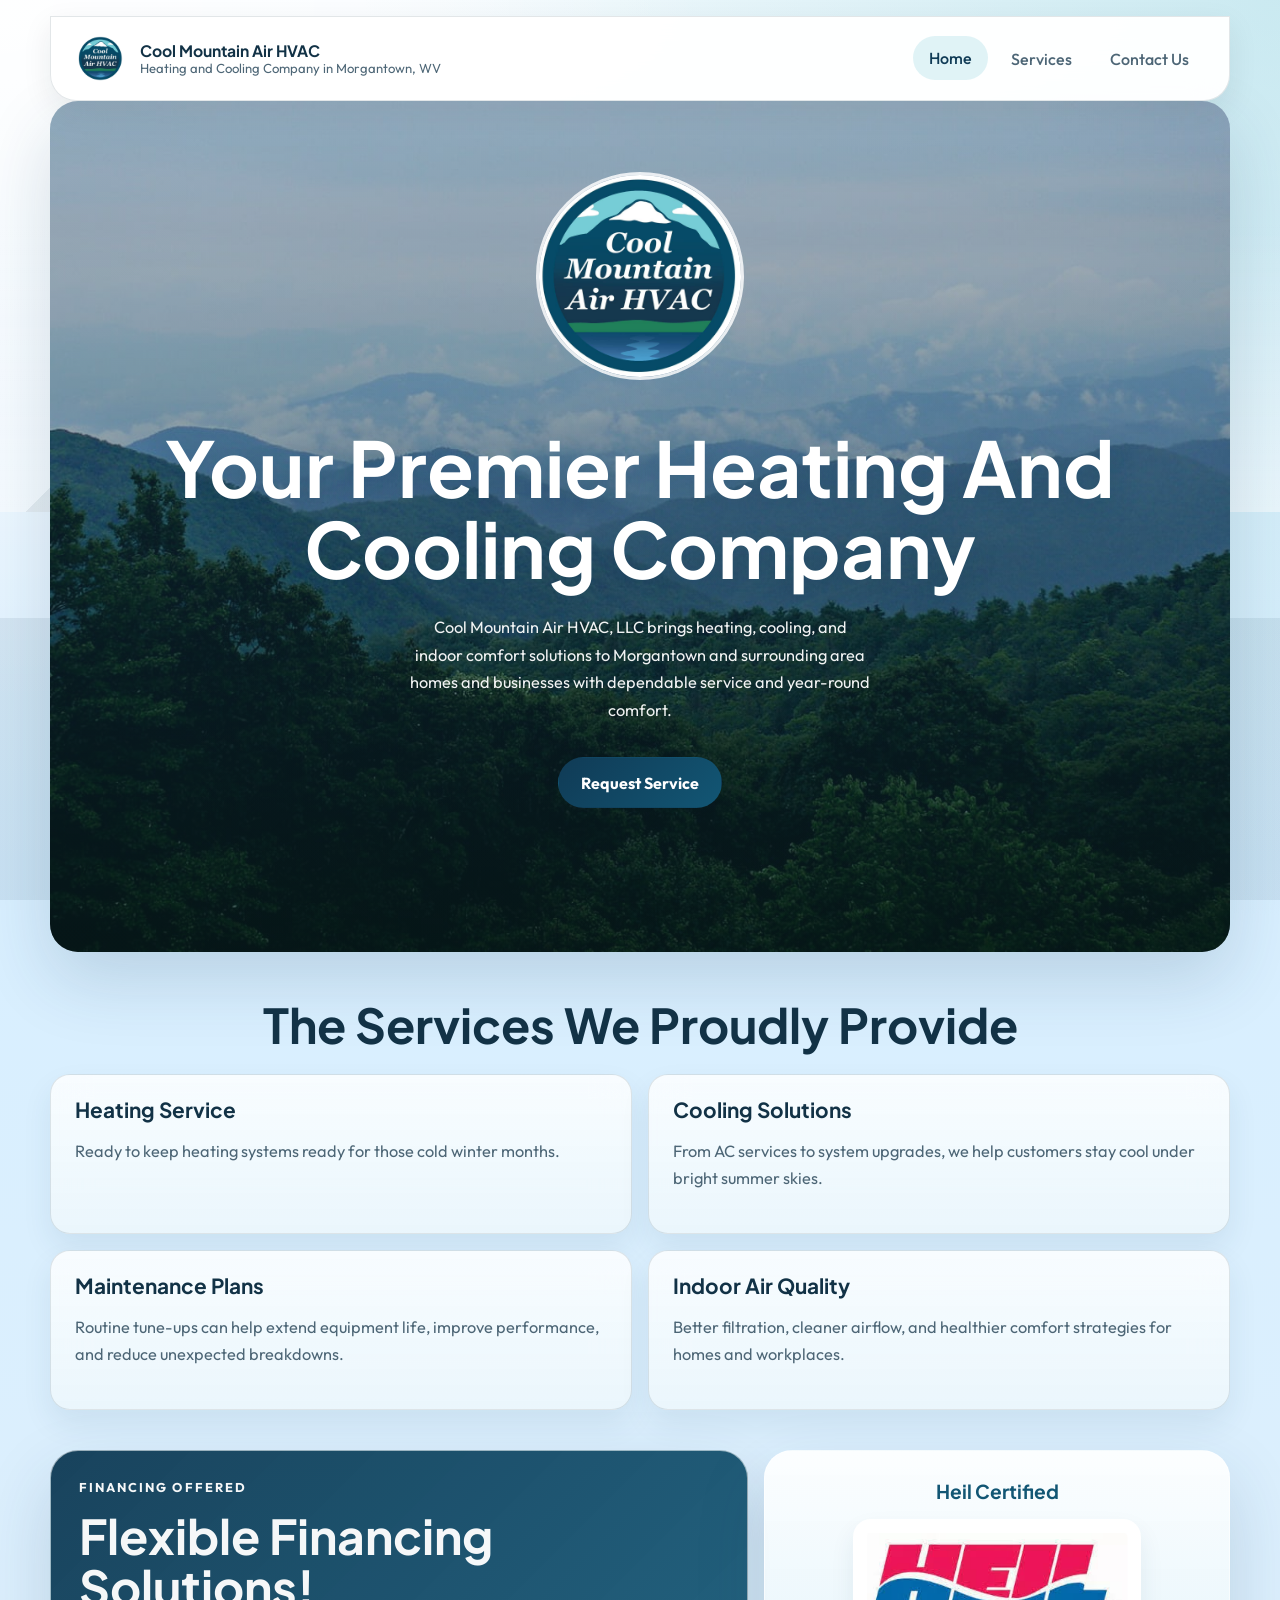
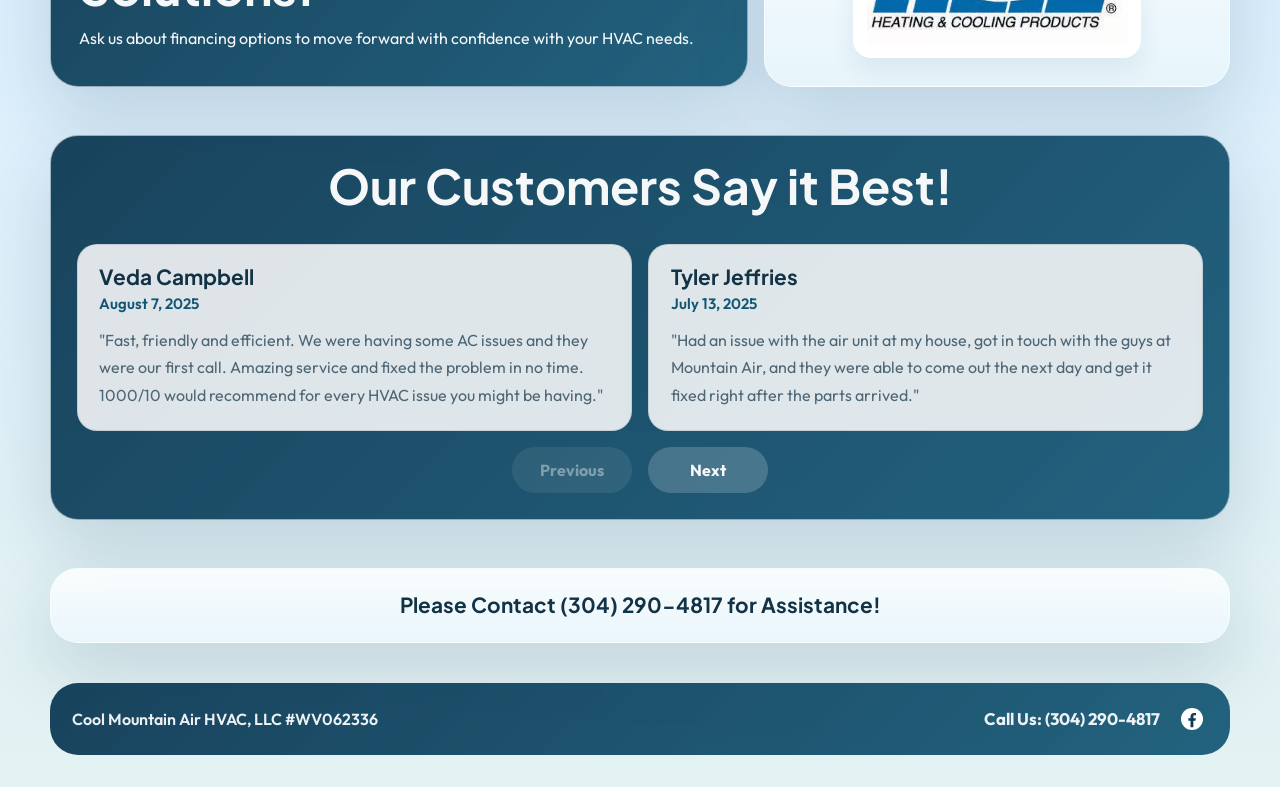
<file: index.html>
<!DOCTYPE html>
<html lang="en">
  <head>
    <meta charset="UTF-8" />
    <meta name="viewport" content="width=device-width, initial-scale=1.0" />
    <title>Cool Mountain Air HVAC</title>
    <meta
      name="description"
      content="Cool Mountain Air HVAC, LLC is an HVAC company serving Morgantown, West Virginia with dependable heating, cooling, and indoor comfort solutions."
    />
    <link rel="preconnect" href="https://fonts.googleapis.com" />
    <link rel="preconnect" href="https://fonts.gstatic.com" crossorigin />
    <link
      href="https://fonts.googleapis.com/css2?family=Outfit:wght@300;400;500;600;700&family=Plus+Jakarta+Sans:wght@500;600;700;800&display=swap"
      rel="stylesheet"
    />
    <link rel="stylesheet" href="styles.css" />
    <script src="script.js" defer></script>
  </head>
  <body>
    <div class="site-shell">
      <header class="topbar">
        <a class="brand" href="#home">
          <img class="brand-logo-top" src="cool-mountain-air-logo.jpg" alt="Cool Mountain Air HVAC, LLC logo" />
          <span>
            <strong>Cool Mountain Air HVAC</strong>
            <small>Heating and Cooling Company in Morgantown, WV</small> 
          </span>
        </a>
        <button class="menu-toggle" type="button" aria-expanded="false" aria-controls="site-nav">
          Menu
        </button>
        <nav id="site-nav" class="site-nav">
          <a class="active" href="#home">Home</a>
          <a href="#services">Services</a>
          <a href="#contact">Contact Us</a>
        </nav>
      </header>

      <main>
        <section id="home" class="hero anchor-section">
          <div class="hero-copy">
            <div class="flex-container">
              <img class="brand-logo" src="cool-mountain-air-logo.jpg" alt="Cool Mountain Air HVAC, LLC logo" />
            </div>
            <h1>Your Premier Heating And Cooling Company</h1>
            <p class="lead">
              Cool Mountain Air HVAC, LLC brings heating, cooling, and indoor comfort solutions to
              Morgantown and surrounding area homes and businesses with dependable service and year-round comfort.
            </p>
            <div class="hero-actions">
              <a class="button button-primary" href="#contact">Request Service</a>
            </div>
          </div>
        </section>

        <section id="services" class="services anchor-section">
          <div class="section-heading">
            <h2>The Services We Proudly Provide</h2>
          </div>
          <div class="service-grid">
            <article class="service-card">
              <h3>Heating Service</h3>
              <p>
                Ready to keep heating systems ready for those cold winter months.
              </p>
            </article>
            <article class="service-card">
              <h3>Cooling Solutions</h3>
              <p>
                From AC services to system upgrades, we help customers stay cool under bright summer
                skies.
              </p>
            </article>
            <article class="service-card">
              <h3>Maintenance Plans</h3>
              <p>
                Routine tune-ups can help extend equipment life, improve performance, and reduce
                unexpected breakdowns.
              </p>
            </article>
            <article class="service-card">
              <h3>Indoor Air Quality</h3>
              <p>
                Better filtration, cleaner airflow, and healthier comfort strategies for homes and
                workplaces.
              </p>
            </article>
          </div>
        </section>

        <section class="financing-section">
          <div class="financing-copy">
            <p class="eyebrow">Financing Offered</p>
            <h2>Flexible Financing Solutions!</h2>
            <p>
              Ask us about financing options to move forward with confidence with your HVAC needs.
            </p>
          </div>
          <div class="heil-badge">
            <p class="heil-label">Heil Certified</p>
            <img src="heil-products.jpg" alt="Heil Heating and Cooling Products logo" />
          </div>
        </section>

        <section class="single-section anchor-section">
          <section class="values-panel">
            <div class="section-heading">
              <h2>Our Customers Say it Best!</h2>
            </div>
            <div class="review-carousel" data-review-carousel>
              <div class="review-window">
                <div class="review-track" data-review-track>
                  <article class="review-card">
                    <h3>Veda Campbell</h3>
                    <p class="review-meta">August 7, 2025</p>
                    <p>
                      "Fast, friendly and efficient. We were having some AC issues and they were our
                      first call. Amazing service and fixed the problem in no time. 1000/10 would
                      recommend for every HVAC issue you might be having."
                    </p>
                  </article>
                  <article class="review-card">
                    <h3>Tyler Jeffries</h3>
                    <p class="review-meta">July 13, 2025</p>
                    <p>
                      "Had an issue with the air unit at my house, got in touch with the guys at
                      Mountain Air, and they were able to come out the next day and get it fixed right
                      after the parts arrived."
                    </p>
                  </article>
                  <article class="review-card">
                    <h3>Barb Hilling</h3>
                    <p class="review-meta">June 22, 2025</p>
                    <p>
                      "Would recommend them to everyone. They do excellent work, are very honest, and
                      were quick to come out for the quote and service my AC as soon as the parts came
                      in."
                    </p>
                  </article>
                  <article class="review-card">
                    <h3>Kelley Sue</h3>
                    <p class="review-meta">December 6, 2025</p>
                    <p>
                      "We came home to no heat on a Saturday night. Air Scott was there in 20 minutes
                      and had the problem fixed in less than an hour. Very knowledgeable, very
                      professional, and reasonable prices."
                    </p>
                  </article>
                  <article class="review-card">
                    <h3>Raealena Nicholson</h3>
                    <p class="review-meta">December 4, 2025</p>
                    <p>
                      "Josh was hands down the best. He helped figure out the problem around a busy
                      holiday schedule and had my furnace up and running within 20 minutes. Patient,
                      understanding, and helpful from start to finish."
                    </p>
                  </article>
                  <article class="review-card review-card--summary">
                    <h3>Facebook Recommendations</h3>
                    <p class="review-meta">16 Reviews, 100% Recommend</p>
                    <p>
                      "Customers consistently highlight fast response times, fair pricing, honest
                      service, and helpful communication across recent recommendations."
                    </p>
                  </article>
                </div>
              </div>
              <div class="review-controls">
                <button class="review-button" type="button" data-review-prev>Previous</button>
                <button class="review-button" type="button" data-review-next>Next</button>
              </div>
            </div>
          </section>
        </section>

        <section id="contact" class="single-section anchor-section">
          <section class="contact-layout">
            <div class="contact-card">
              <h3 class="contact-placeholder">Please Contact (304) 290-4817 for Assistance!</h3>
              <!--<h2>Send a Message</h2>
              <form class="contact-form" data-contact-form>
                <label>
                  Full Name
                  <input type="text" name="name" placeholder="John Doe" required />
                </label>
                <label>
                  Email Address
                  <input type="email" name="email" placeholder="you@example.com" required />
                </label>
                <label>
                  Phone Number
                  <input type="tel" name="phone" placeholder="Best number to reach you" />
                </label>
                <label>
                  How can we help?
                  <textarea
                    name="message"
                    rows="6"
                    placeholder="Tell us a little about your heating, cooling, or indoor comfort needs and we'll be in touch."
                    required
                  ></textarea>
                </label>
                <button class="button button-primary" type="submit">Submit Request</button>
                <p class="form-note" data-form-note aria-live="polite"></p>
              </form>
            -->
            </div>
          </section>
        </section>
      </main>

      <footer class="site-footer">
        <div class="footer-company">Cool Mountain Air HVAC, LLC #WV062336</div>
        <div class="footer-contact">
          <a class="footer-phone" href="tel:3042904817"><strong>Call Us: (304) 290-4817</strong></a>
          <a
            class="footer-facebook"
            href="https://www.facebook.com/CoolMountainAirHVAC"
            target="_blank"
            rel="noreferrer"
            aria-label="Facebook"
          >
            <svg
              aria-hidden="true"
              viewBox="0 0 24 24"
              width="22"
              height="22"
            >
              <circle cx="12" cy="12" r="12" fill="#ffffff" />
              <path
                fill="#103b56"
                d="M13.5 21v-7h2.3l.4-2.8h-2.7V9.4c0-.8.2-1.4 1.4-1.4h1.5V5.5c-.3 0-1.2-.1-2.2-.1-2.2 0-3.8 1.3-3.8 3.9v1.9H8v2.8h2.4v7h3.1Z"
              />
            </svg>
          </a>
        </div>
      </footer>
    </div>
  </body>
</html>
</file>
<file: styles.css>
:root {
  --bg: #dceffd;
  --surface: rgba(255, 255, 255, 0.78);
  --surface-strong: #ffffff;
  --text: #123246;
  --muted: #4d6676;
  --line: rgba(18, 50, 70, 0.12);
  --brand: #75c7d6;
  --brand-deep: #125674;
  --brand-night: #103b56;
  --accent: #2f8a5d;
  --shadow: 0 28px 70px rgba(16, 59, 86, 0.16);
  --radius-xl: 28px;
  --radius-lg: 20px;
  --radius-md: 14px;
}

* {
  box-sizing: border-box;
}

html {
  scroll-behavior: smooth;
}

[id] {
  scroll-margin-top: 7rem;
}

body {
  margin: 0;
  min-height: 100vh;
  color: var(--text);
  font-family: "Outfit", "Trebuchet MS", sans-serif;
  background:
    radial-gradient(circle at top left, rgba(255, 255, 255, 0.9), transparent 26%),
    radial-gradient(circle at top right, rgba(117, 199, 214, 0.35), transparent 34%),
    linear-gradient(180deg, #f8fcff 0%, #d8efff 36%, var(--bg) 68%, #e3f2f2 100%);
  position: relative;
}

body::before,
body::after {
  content: "";
  position: fixed;
  left: 0;
  right: 0;
  pointer-events: none;
  z-index: -1;
}

body::before {
  top: 14rem;
  height: 18rem;
  background:
    linear-gradient(135deg, transparent 20%, rgba(16, 59, 86, 0.08) 20% 48%, transparent 48%),
    linear-gradient(225deg, transparent 28%, rgba(18, 86, 116, 0.08) 28% 54%, transparent 54%),
    linear-gradient(180deg, transparent, rgba(255, 255, 255, 0.5));
}

body::after {
  bottom: 0;
  height: 22rem;
  background:
    radial-gradient(circle at 50% 10%, rgba(117, 199, 214, 0.35), transparent 35%),
    linear-gradient(180deg, transparent 0 20%, rgba(16, 59, 86, 0.08) 20% 100%);
}

img {
  max-width: 100%;
  display: block;
}

a {
  color: inherit;
  text-decoration: none;
}

.site-shell {
  width: min(1180px, calc(100% - 2rem));
  margin: 0 auto;
  padding: 1rem 0 2rem;
}

.topbar,
.site-footer,
.service-card,
.callout,
.story-card,
.values-panel,
.contact-card,
.contact-info-panel {
  backdrop-filter: blur(18px);
  -webkit-backdrop-filter: blur(18px);
}

.topbar {
  display: flex;
  align-items: center;
  justify-content: space-between;
  gap: 1rem;
  padding: 1rem 1.5rem;
  border: 1px solid var(--line);
  border-radius: 0 0 26px 26px;
  background: rgba(255, 255, 255, 0.96);
  position: sticky;
  top: 0;
  z-index: 20;
  box-shadow: 0 10px 30px rgba(21, 35, 34, 0.08);
}

.brand {
  display: flex;
  align-items: center;
  gap: 0.85rem;
  min-width: 0;
}

.brand-logo-top {
  width: 3.2rem;
  height: 3.2rem;
  object-fit: cover;
  border-radius: 50%;
  border: 3px solid rgba(255, 255, 255, 0.82);
}


.brand-logo {
  width: 13rem;
  height: 13rem;
  margin-left: auto;
  margin-right: auto;
  border-radius: 50%;
  border: 3px solid rgba(255, 255, 255, 0.82);
}


.brand strong,
.brand small {
  display: block;
}

.brand strong {
  font-family: "Plus Jakarta Sans", "Segoe UI", sans-serif;
  font-size: 0.98rem;
}

.brand small {
  color: var(--muted);
  font-size: 0.82rem;
}

.site-nav {
  display: flex;
  align-items: center;
  gap: 0.4rem;
}

.site-nav a {
  padding: 0.75rem 1rem;
  border-radius: 999px;
  color: var(--muted);
  transition: background-color 160ms ease, color 160ms ease, transform 160ms ease;
  font-weight: 500;
}

.site-nav a:hover,
.site-nav a.active {
  background: rgba(117, 199, 214, 0.22);
  color: var(--brand-night);
  transform: translateY(-1px);
}

.menu-toggle {
  display: none;
  border: 0;
  border-radius: 999px;
  padding: 0.8rem 1rem;
  background: rgba(117, 199, 214, 0.2);
  color: var(--brand-night);
  font: inherit;
  font-weight: 600;
}

.hero,
.page-hero,
.contact-layout,
.callout {
  animation: rise 700ms ease both;
}

.anchor-section,
.single-section {
  position: relative;
}

.hero {
  display: block;
  padding: 0;
  position: relative;
  overflow: hidden;
  border-radius: var(--radius-xl);
  min-height: 35rem;
  margin: 0 0 3rem;
  background:
    linear-gradient(180deg, rgba(8, 39, 59, 0.18), rgba(6, 35, 52, 0.4)),
    linear-gradient(180deg, rgba(255, 255, 255, 0.06), rgba(255, 255, 255, 0)),
    url("backdrop-image.jpg") center center / cover no-repeat;
  box-shadow: var(--shadow);
}

.hero::before,
.hero::after {
  content: "";
  position: absolute;
  inset: auto 0 0 0;
  pointer-events: none;
}

.hero::before {
  height: 100%;
  background:
    linear-gradient(180deg, rgba(13, 51, 75, 0.18) 0%, rgba(13, 51, 75, 0.28) 48%, rgba(10, 32, 26, 0.42) 100%);
}

.hero::after {
  height: 0;
  background: none;
}

.hero-copy,
.page-hero {
  padding: 1rem 0;
}

.hero-copy {
  position: relative;
  z-index: 1;
  max-width: min(1120px, 100%);
  margin: 0 auto;
  padding: 3.5rem 1.5rem 9rem;
  color: #ffffff;
  text-align: center;
}

.flex-container {
  display: flex;
  align-items: center;
  padding-bottom: 2rem;
}

.hero-copy::before {
  content: "";
  position: absolute;
  inset: 3rem 2.25rem 3.5rem;
  border-radius: 32px;
  background: transparent;
  backdrop-filter: none;
  -webkit-backdrop-filter: none;
  box-shadow: none;
  z-index: -1;
}

.eyebrow {
  margin: 0 0 1rem;
  color: var(--brand-deep);
  text-transform: uppercase;
  letter-spacing: 0.16em;
  font-size: 0.8rem;
  font-weight: 700;
}

h1,
h2,
h3 {
  margin: 0;
  font-family: "Plus Jakarta Sans", "Segoe UI", sans-serif;
  line-height: 1.05;
}

h1 {
  font-size: clamp(3rem, 6vw, 5.8rem);
  max-width: 18ch;
  margin: 0 auto;
  margin-bottom: 1.6rem;
  color: #ffffff;
  text-shadow: 0 10px 24px rgba(16, 59, 86, 0.3);
}

h2 {
  font-size: clamp(1.8rem, 4vw, 3rem);
}

h3 {
  font-size: 1.3rem;
}

.lead,
.hero-copy p,
.page-hero p,
.service-card p,
.story-card p,
.callout p,
.feature-strip p,
.contact-info-panel p,
.check-card p {
  color: var(--muted);
  line-height: 1.7;
  font-size: 1.02rem;
}

.hero-copy .eyebrow,
.hero-copy .lead {
  color: rgba(255, 255, 255, 0.94);
}

.lead {
  max-width: 42ch;
  margin: 1.25rem 0 0;
  margin-inline: auto;
  font-size: 1.08rem;
}

.hero-actions {
  display: flex;
  flex-wrap: wrap;
  gap: 0.85rem;
  margin-top: 2rem;
  justify-content: center;
}

.button {
  display: inline-flex;
  align-items: center;
  justify-content: center;
  min-height: 3.2rem;
  padding: 0.9rem 1.35rem;
  border-radius: 999px;
  border: 1px solid transparent;
  font-weight: 700;
  transition: transform 160ms ease, box-shadow 160ms ease, border-color 160ms ease;
}

.button:hover {
  transform: translateY(-2px);
  box-shadow: 0 12px 24px rgba(17, 75, 95, 0.12);
}

.button-primary {
  background: linear-gradient(135deg, var(--brand-night), var(--brand-deep));
  color: #fff;
}

.button-secondary {
  border-color: rgba(18, 86, 116, 0.18);
  background: rgba(255, 255, 255, 0.78);
  color: var(--brand-night);
}

.callout,
.story-card,
.values-panel,
.contact-card,
.contact-info-panel {
  position: relative;
  overflow: hidden;
  border: 1px solid rgba(255, 255, 255, 0.55);
  background: var(--surface);
  box-shadow: var(--shadow);
}



.flex-container {
  display: flex;
  justify-content: center; 
  align-items: center;     
  height: 30vh;
  gap: 2rem;
}

.feature-strip {
  display: grid;
  grid-template-columns: repeat(3, 1fr);
  gap: 1rem;
  margin: 0 0 2rem;
}

.feature-strip article {
  padding: 1.4rem;
  border-radius: var(--radius-lg);
  background: rgba(255, 255, 255, 0.68);
  border: 1px solid var(--line);
}

.feature-strip h2 {
  font-size: 1.18rem;
  margin-bottom: 0.6rem;
}

.services,
.values-panel,
.contact-layout,
.story-grid {
  margin-top: 2.5rem;
}

.financing-section {
  display: grid;
  grid-template-columns: 1.2fr 0.8fr;
  gap: 1rem;
  align-items: stretch;
  margin-top: 2.5rem;
}

.financing-copy,
.heil-badge {
  border-radius: var(--radius-xl);
  border: 1px solid rgba(255, 255, 255, 0.55);
  box-shadow: var(--shadow);
}

.financing-copy {
  padding: 1.75rem;
  background: linear-gradient(135deg, rgba(16, 59, 86, 0.96), rgba(18, 86, 116, 0.92));
}

.financing-copy .eyebrow,
.financing-copy h2,
.financing-copy p {
  color: rgba(255, 255, 255, 0.96);
}

.financing-copy p:last-child {
  margin-bottom: 0;
}

.heil-badge {
  display: grid;
  place-items: center;
  gap: 1rem;
  padding: 1.75rem;
  background: linear-gradient(180deg, rgba(255, 255, 255, 0.9), rgba(231, 245, 251, 0.92));
  text-align: center;
}

.heil-label {
  margin: 0;
  font-family: "Plus Jakarta Sans", sans-serif;
  font-size: 1.2rem;
  font-weight: 700;
  color: var(--brand-deep);
}

.heil-badge img {
  width: min(100%, 18rem);
  border-radius: 18px;
  background: #ffffff;
  padding: 0.85rem;
  box-shadow: 0 12px 24px rgba(16, 59, 86, 0.08);
}

.single-section {
  padding-top: .5rem;
}

.section-heading {
  display: grid;
  gap: 0.5rem;
  margin-bottom: 1.5rem;
}

.services .section-heading {
  justify-items: center;
  text-align: center;
}

.values-panel .section-heading {
  justify-items: center;
  text-align: center;
}

.service-grid,
.story-grid,
.check-grid {
  display: grid;
  gap: 1rem;
}

.service-grid {
  grid-template-columns: repeat(2, 1fr);
}

.service-card,
.story-card {
  padding: 1.5rem;
  border-radius: var(--radius-lg);
  background: linear-gradient(180deg, rgba(255, 255, 255, 0.82), rgba(237, 247, 252, 0.86));
  border: 1px solid var(--line);
  box-shadow: 0 14px 30px rgba(16, 59, 86, 0.08);
}

.service-card h3,
.story-card h2 {
  margin-bottom: 0.8rem;
}

.callout {
  display: grid;
  grid-template-columns: 1fr 1.1fr auto;
  gap: 1.25rem;
  align-items: center;
  margin-top: 2.5rem;
  padding: 1.75rem;
  border-radius: var(--radius-xl);
  background:
    linear-gradient(135deg, rgba(16, 59, 86, 0.94), rgba(18, 86, 116, 0.92)),
    linear-gradient(180deg, rgba(255, 255, 255, 0.08), rgba(255, 255, 255, 0));
  color: rgba(255, 255, 255, 0.96);
}

.callout .eyebrow,
.callout h2,
.callout p {
  color: inherit;
}

.page-main {
  padding: 3.5rem 0 1.5rem;
}

.page-hero h1 {
  max-width: 13ch;
}

.story-grid {
  grid-template-columns: repeat(3, 1fr);
}

.values-panel {
  padding: 1.6rem;
  border-radius: var(--radius-xl);
  background: linear-gradient(135deg, rgba(16, 59, 86, 0.96), rgba(18, 86, 116, 0.92));
}

.check-grid {
  grid-template-columns: repeat(3, 1fr);
}

.check-card {
  padding: 1.25rem;
  border-radius: var(--radius-lg);
  background: rgba(255, 255, 255, 0.72);
  border: 1px solid var(--line);
}

.check-card span {
  display: inline-flex;
  margin-bottom: 1rem;
  font-family: "Plus Jakarta Sans", sans-serif;
  font-size: 0.95rem;
  font-weight: 800;
  color: var(--accent);
}

.review-carousel {
  display: block;
  padding-top: 0.5rem;
}

.review-window {
  overflow: hidden;
}

.review-track {
  display: flex;
  gap: 1rem;
  transition: transform 220ms ease;
}

.review-card {
  flex: 0 0 calc(50% - 0.5rem);
  padding: 1.35rem;
  border-radius: var(--radius-lg);
  background: rgba(255, 255, 255, 0.86);
  border: 1px solid var(--line);
  box-shadow: 0 14px 30px rgba(16, 59, 86, 0.08);
}

.review-card h3 {
  margin-bottom: 0.35rem;
  color: var(--text);
}

.review-meta {
  margin: 0 0 0.9rem;
  color: var(--brand-deep);
  font-size: 0.94rem;
  font-weight: 600;
}

.review-card p:last-child {
  margin: 0;
  color: var(--muted);
  line-height: 1.7;
}

.review-controls {
  display: flex;
  justify-content: center;
  gap: 1rem;
  margin-top: 1rem;
}

.review-button {
  min-width: 7.5rem;
  padding: 0.8rem 1.1rem;
  border: 0;
  border-radius: 999px;
  background: rgba(255, 255, 255, 0.18);
  color: rgba(255, 255, 255, 0.96);
  font: inherit;
  font-weight: 700;
  cursor: pointer;
}

.review-button:disabled {
  opacity: 0.45;
  cursor: default;
}

.values-panel .section-heading h2 {
  padding: 0;
  border-radius: 0;
  background: transparent;
  color: rgba(255, 255, 255, 0.96);
}

.contact-layout {
  display: block;
}

.contact-card {
  border-radius: var(--radius-xl);
}

.contact-card {
  padding: 1.6rem;
  background:
    linear-gradient(180deg, rgba(255, 255, 255, 0.84), rgba(233, 246, 252, 0.88));
}

.contact-card h2 {
  text-align: center;
}

.contact-form {
  display: grid;
  gap: 1rem;
  margin-top: 1.25rem;
}

.contact-form label {
  display: grid;
  gap: 0.45rem;
  font-weight: 500;
}

.contact-form input,
.contact-form textarea {
  width: 100%;
  border: 1px solid rgba(17, 75, 95, 0.16);
  border-radius: 16px;
  padding: 0.95rem 1rem;
  font: inherit;
  color: var(--text);
  background: rgba(255, 255, 255, 0.88);
}

.contact-form input:focus,
.contact-form textarea:focus {
  outline: 2px solid rgba(117, 199, 214, 0.34);
  border-color: var(--brand);
}

.form-note {
  min-height: 1.4rem;
  margin: 0;
  color: var(--brand-deep);
  font-weight: 600;
}

.site-footer {
  display: flex;
  align-items: center;
  justify-content: space-between;
  gap: 1rem;
  margin-top: 2.5rem;
  padding: 1.25rem 1.4rem;
  border-radius: var(--radius-xl);
  background: linear-gradient(135deg, rgba(16, 59, 86, 0.96), rgba(18, 86, 116, 0.92));
  color: rgba(255, 255, 255, 0.92);
}

.footer-contact {
  display: flex;
  flex-wrap: wrap;
  gap: 1rem;
  align-items: center;
  justify-content: flex-end;
}

.footer-company {
  font-weight: 600;
}

.footer-contact a {
  color: rgba(255, 255, 255, 0.92);
}

.footer-phone {
  font-size: 1.05rem;
}

.footer-facebook {
  display: inline-flex;
  align-items: center;
  justify-content: center;
  width: 2rem;
  height: 2rem;
}

@keyframes rise {
  from {
    opacity: 0;
    transform: translateY(18px);
  }

  to {
    opacity: 1;
    transform: translateY(0);
  }
}

@media (max-width: 900px) {
  .hero,
  .feature-strip,
  .service-grid,
  .financing-section,
  .callout,
  .story-grid,
  .check-grid,
  .contact-layout,
  .site-footer {
    grid-template-columns: 1fr;
  }

  .review-card {
    flex-basis: 100%;
  }

  .topbar {
    border-radius: 0 0 24px 24px;
    flex-wrap: wrap;
  }

  .hero {
    min-height: 30rem;
  }

  .hero-copy {
    padding: 4rem 1.25rem 7rem;
  }

  .hero-copy::before {
    inset: 2rem 0.75rem 2.25rem;
  }

  .review-card {
    flex-basis: 100%;
  }

  .menu-toggle {
    display: inline-flex;
    margin-left: auto;
  }

  .site-nav {
    display: none;
    width: 100%;
    flex-direction: column;
    align-items: stretch;
    padding-top: 0.5rem;
  }

  .site-nav.open {
    display: flex;
  }

  .site-nav a {
    background: rgba(255, 255, 255, 0.74);
  }

  .callout {
    padding: 1.4rem;
  }

  .site-footer {
    display: grid;
    justify-items: center;
  }

  .footer-contact {
    justify-content: center;
  }
}

@media (max-width: 640px) {
  .site-shell {
    width: min(100% - 1rem, 1180px);
  }
 
  .hero {
    min-height: 26rem;
  }

  h1 {
    max-width: 12ch;
    font-size: clamp(2rem, 10vw, 4rem);
  }

  .values-panel,
  .contact-card,
  .contact-info-panel,
  .service-card,
  .story-card {
    padding: 1.2rem;
  }

}

.contact-placeholder {
  text-align: center;
}
</file>
